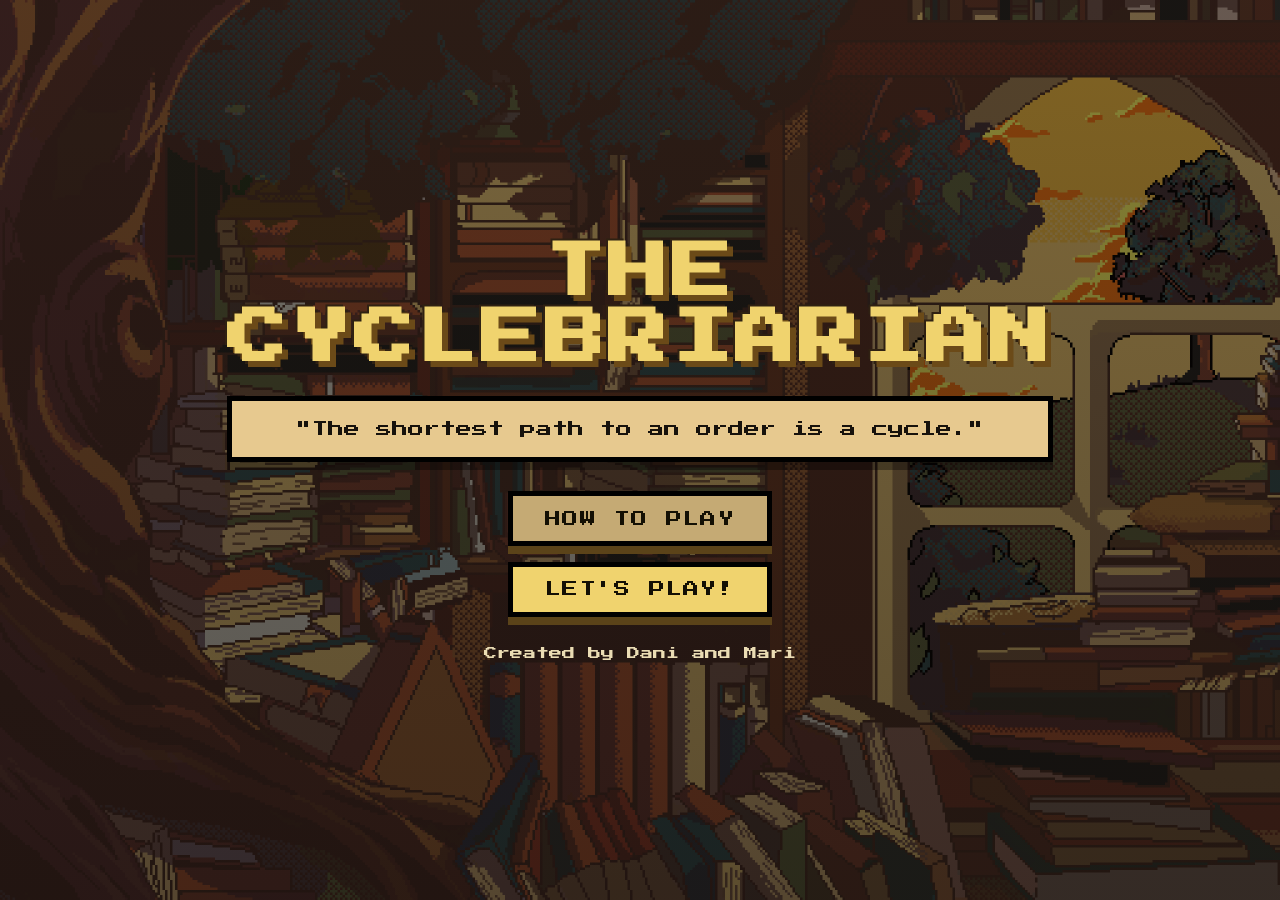
<file: index.html>
<!doctype html>
<html lang="en">
  <head>
    <meta charset="UTF-8" />
    <meta name="viewport" content="width=device-width, initial-scale=1.0" />
    <title>THE CYCLEBRIARIAN</title>
    <link rel="preconnect" href="https://fonts.googleapis.com" />
    <link rel="preconnect" href="https://fonts.gstatic.com" crossorigin />
    <link
      href="https://fonts.googleapis.com/css2?family=Press+Start+2P&display=swap"
      rel="stylesheet"
    />
    <link rel="stylesheet" href="css/styles.css" />
    <link rel="stylesheet" href="css/modal.css" />
  </head>
  <body>
    <main class="landing" aria-label="Game landing page">
      <section class="hero">
        <h1 class="title">THE<br />CYCLEBRIARIAN</h1>
        <p class="tagline">"The shortest path to an order is a cycle."</p>
        <div class="btn-container">
          <button class="cta" id="instructions-btn" type="button">
            HOW TO PLAY
          </button>
          <button class="cta" id="play-btn" type="button">LET'S PLAY!</button>
        </div>
        <p class="hint">Created by Dani and Mari</p>
      </section>
    </main>

    <div id="modal-root"></div>

    <script type="module" src="js/modal.js"></script>
    <script>
      document.getElementById('play-btn').addEventListener('click', () => {
        window.location.href = 'game/game-lvl-1.html';
      });
    </script>
  </body>
</html>
</file>
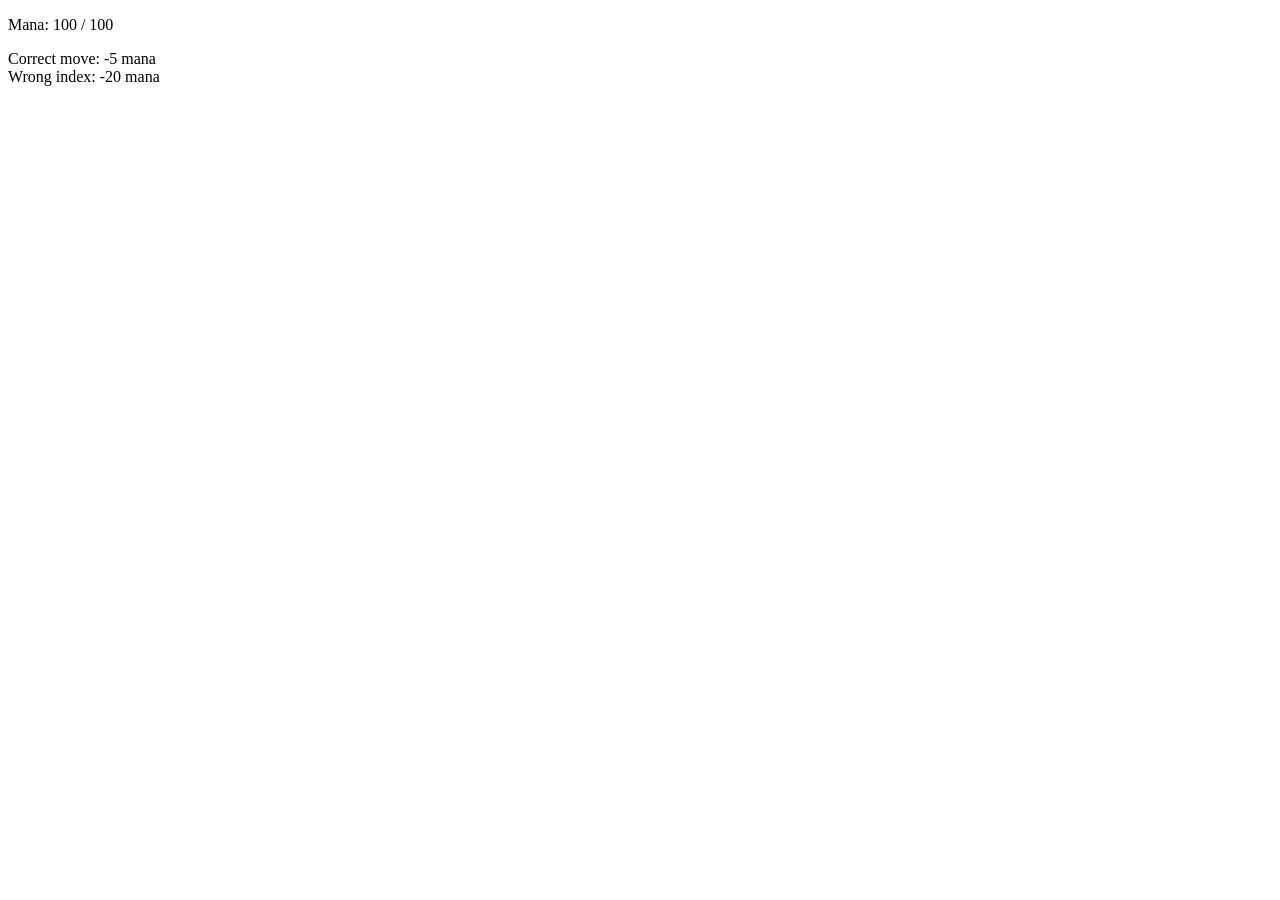
<file: components/mana.html>
<!doctype html>
<div class="mana-panel">
  <div class="mana-title" aria-hidden="true"></div>
  <div class="mana-track">
    <div id="mana-fill" class="mana-fill"></div>
  </div>
  <p id="mana-label" class="mana-label">Mana: 100 / 100</p>
  <p class="mana-costs">Correct move: -5 mana<br />Wrong index: -20 mana</p>
</div>
</file>
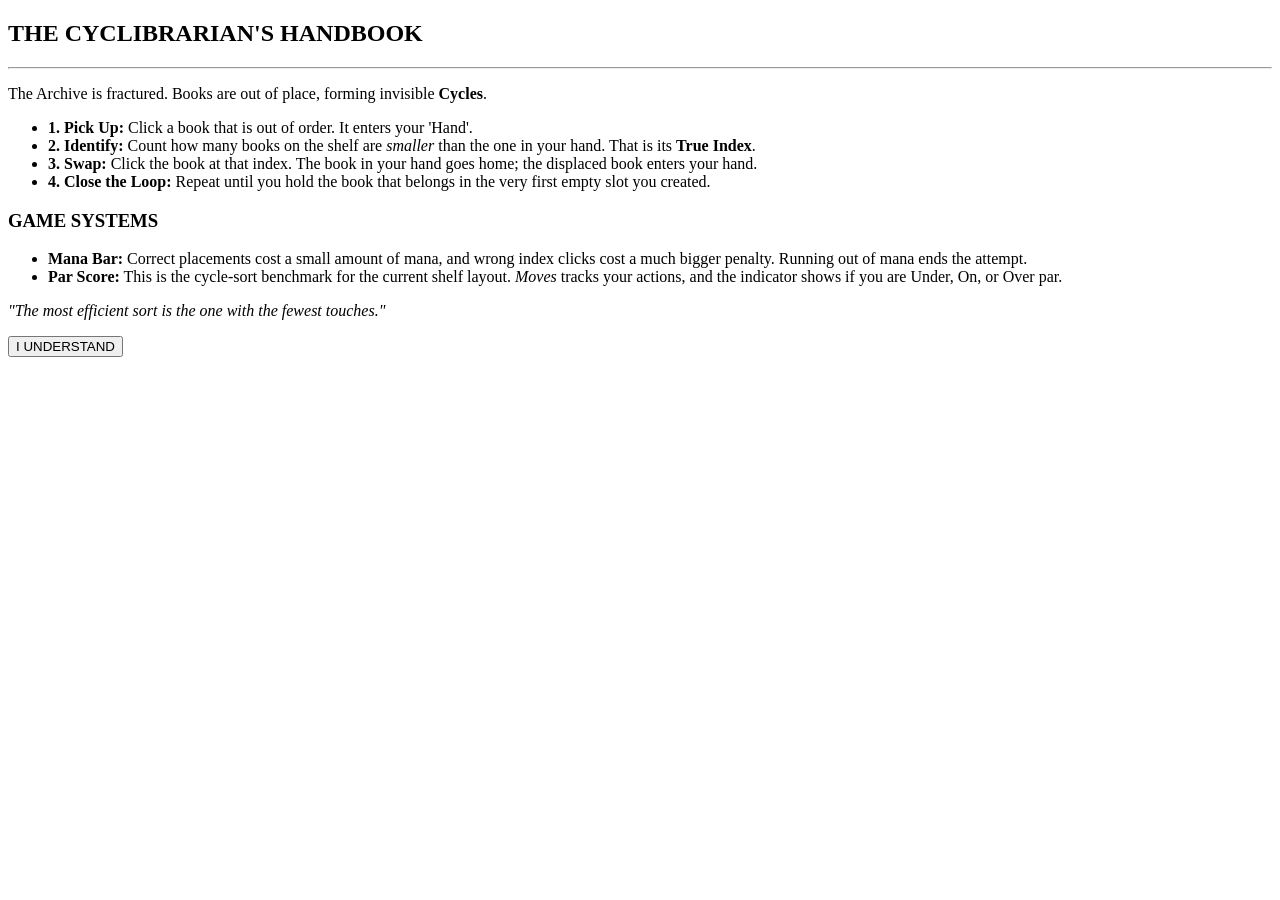
<file: components/modal.html>
<!doctype html>
<html lang="en">
  <body>
    <div id="modal-overlay" class="hidden" aria-hidden="true">
      <div
        class="modal-content"
        role="dialog"
        aria-modal="true"
        aria-labelledby="modal-title"
      >
        <h2 id="modal-title">THE CYCLIBRARIAN'S HANDBOOK</h2>
        <hr />
        <section class="story">
          <p>
            The Archive is fractured. Books are out of place, forming invisible
            <strong>Cycles</strong>.
          </p>
        </section>

        <section class="instructions">
          <ul>
            <li>
              <strong>1. Pick Up:</strong> Click a book that is out of order. It
              enters your 'Hand'.
            </li>
            <li>
              <strong>2. Identify:</strong> Count how many books on the shelf
              are <em>smaller</em> than the one in your hand. That is its
              <strong>True Index</strong>.
            </li>
            <li>
              <strong>3. Swap:</strong> Click the book at that index. The book
              in your hand goes home; the displaced book enters your hand.
            </li>
            <li>
              <strong>4. Close the Loop:</strong> Repeat until you hold the book
              that belongs in the very first empty slot you created.
            </li>
          </ul>
        </section>

        <section class="instructions">
          <h3>GAME SYSTEMS</h3>
          <ul>
            <li>
              <strong>Mana Bar:</strong> Correct placements cost a small amount
              of <span class="handbook-good">mana</span>, and wrong index clicks
              cost a much bigger <span class="handbook-bad">penalty</span>.
              Running out of <span class="handbook-bad">mana</span> ends the
              attempt.
            </li>
            <li>
              <strong>Par Score:</strong> This is the cycle-sort benchmark for
              the current shelf layout. <em>Moves</em> tracks your actions, and
              the indicator shows if you are
              <span class="handbook-under">Under</span>,
              <span class="handbook-on">On</span>, or
              <span class="handbook-over">Over</span> par.
            </li>
          </ul>
        </section>

        <p class="pro-tip">
          <em>"The most efficient sort is the one with the fewest touches."</em>
        </p>
        <button id="close-modal" type="button">I UNDERSTAND</button>
      </div>
    </div>
  </body>
</html>
</file>
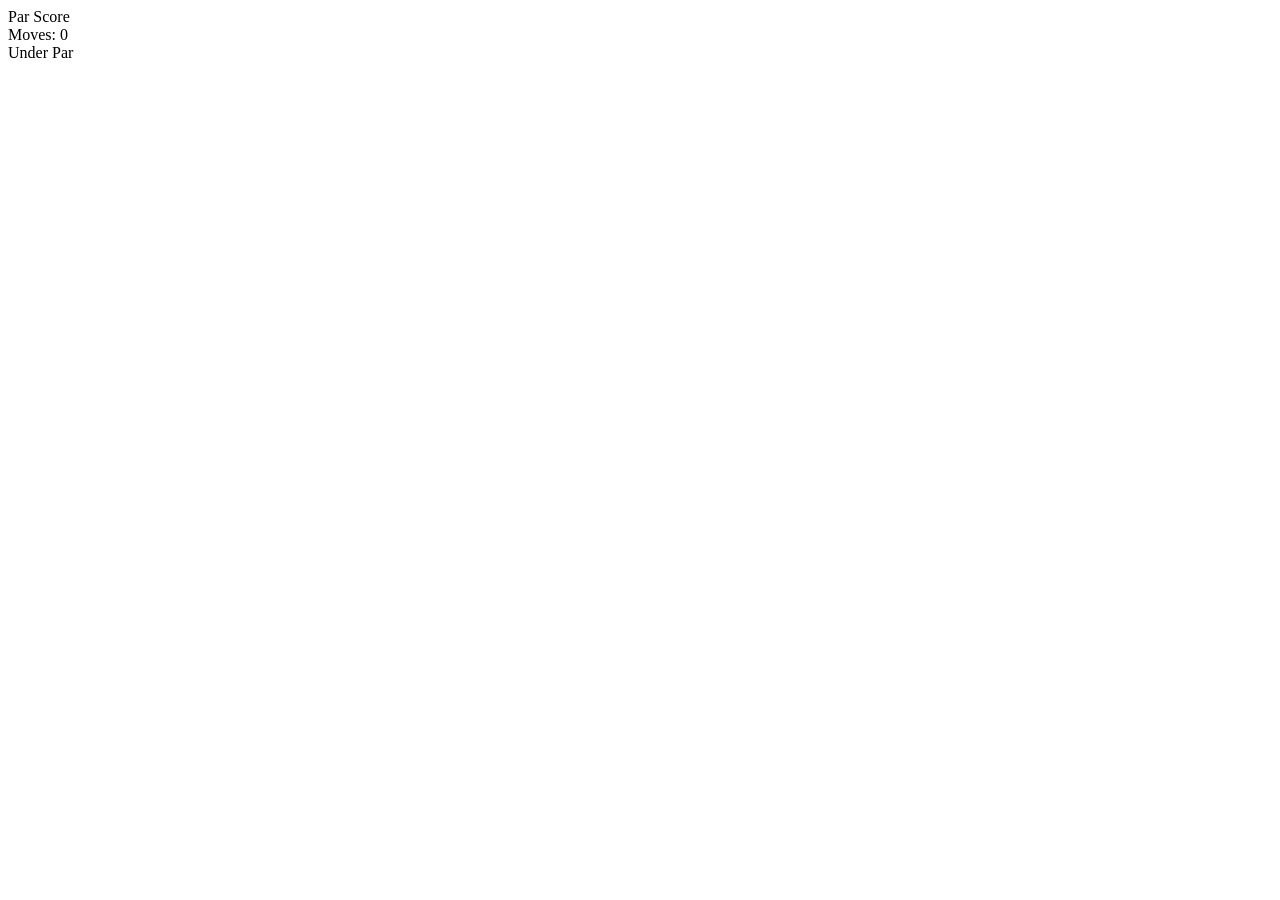
<file: components/par-score.html>
<!doctype html>
<div class="par-score">
  <div class="score-display">
    <div class="score-label">Par Score</div>
    <div class="score-par" id="score-par"></div>
    <div class="score-moves">Moves: <span id="move-display">0</span></div>
    <div class="score-status under" id="par-indicator">Under Par</div>
  </div>
</div>
</file>
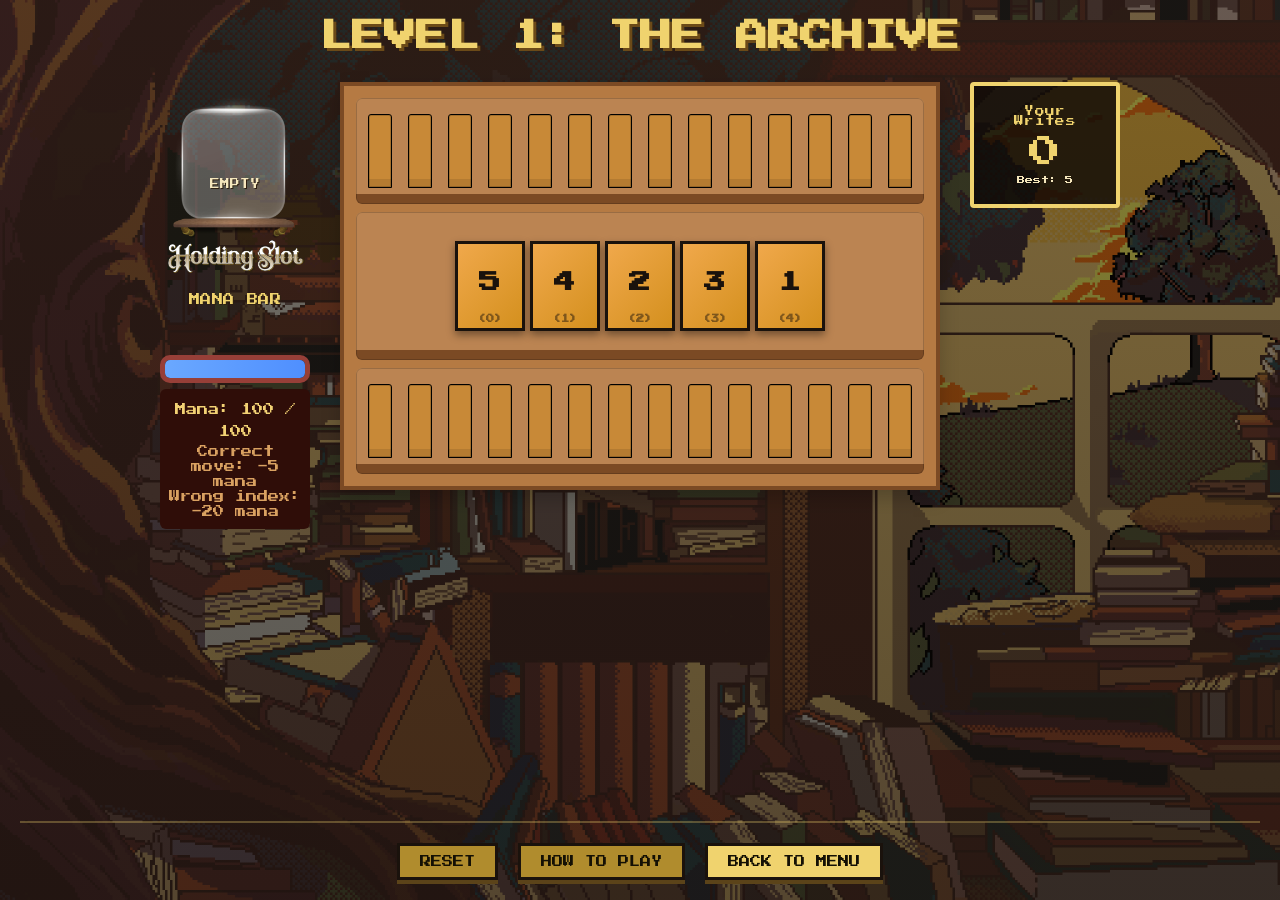
<file: game/game-lvl-1.html>
<!doctype html>
<html lang="en">
  <head>
    <meta charset="UTF-8" />
    <meta name="viewport" content="width=device-width, initial-scale=1.0" />
    <title>THE CYCLEBRIARIAN - Level 1</title>
    <link rel="preconnect" href="https://fonts.googleapis.com" />
    <link rel="preconnect" href="https://fonts.gstatic.com" crossorigin />
    <link
      href="https://fonts.googleapis.com/css2?family=Press+Start+2P&display=swap"
      rel="stylesheet"
    />
    <link rel="stylesheet" href="../css/styles.css" />
    <link rel="stylesheet" href="../css/game.css" />
    <link rel="stylesheet" href="../css/mana.css" />
  </head>
  <body>
    <main>
      <div class="game-container">
        <div class="game-header">
          <h1 class="game-title">LEVEL 1: THE ARCHIVE</h1>
        </div>

        <div class="game-main">
          <!-- Left: Holding Slot -->
          <div class="sidebar">
            <div class="sidebar-label"></div>
            <div id="holding-slot" class="holding-slot empty"></div>
            <div class="sidebar-label" style="margin-top: 20px">Mana Bar</div>
            <div class="mana-panel">
              <div class="mana-track">
                <div id="mana-fill" class="mana-fill"></div>
              </div>
              <p id="mana-label" class="mana-label">Mana: 100 / 100</p>
              <p class="mana-costs">
                Correct move: -5 mana<br />Wrong index: -20 mana
              </p>
            </div>
          </div>

          <!-- Center: Shelf -->
          <div class="shelf-area">
            <game-shelf class="shelf-container">
              <div id="books-display" class="books-display"></div>
            </game-shelf>
            <div id="final-score" class="final-score hidden">
              Final Score: ⭐⭐⭐
            </div>
          </div>

          <!-- Right: Total Writes -->
          <div class="write-score">
            <div class="score-display">
              <div class="score-label">Your Writes</div>
              <div class="score-value" id="score-display">0</div>
              <div class="score-write" id="score-write">Best: 4</div>
            </div>
          </div>
        </div>

        <div class="game-footer">
          <button class="btn-game secondary" id="reset-btn">Reset</button>
          <button class="btn-game secondary" id="hint-btn">How To Play</button>
          <button class="btn-game hidden" id="next-level-btn">
            Next Level
          </button>
          <button class="btn-game" id="home-btn">Back to Menu</button>
        </div>
      </div>

      <div id="feedback" class="feedback"></div>
    
    </main>
    <script type="module" src="../js/game/game-lvl-1.js"></script>
  </body>
</html>
</file>
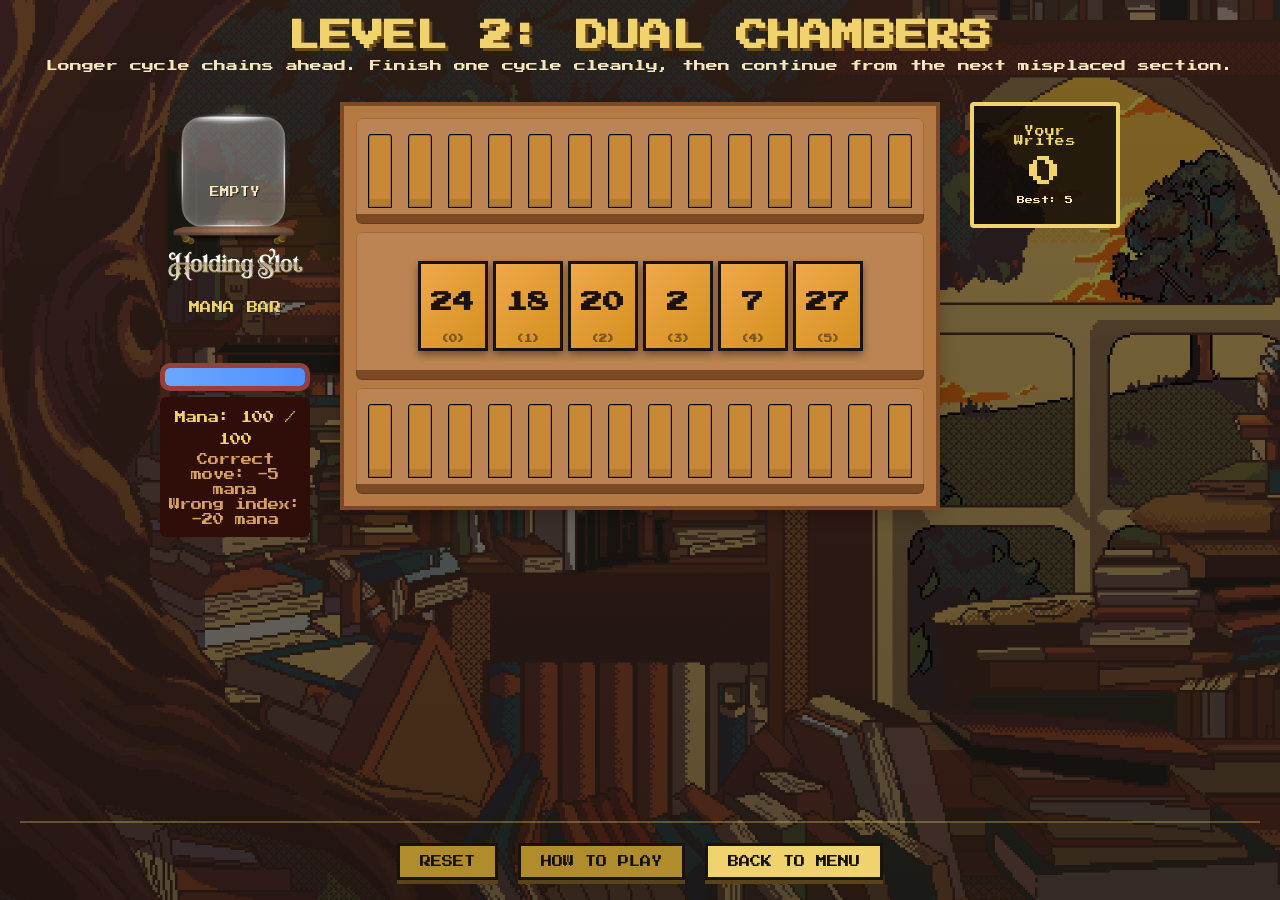
<file: game/game-lvl-2.html>
<!doctype html>
<html lang="en">
  <head>
    <meta charset="UTF-8" />
    <meta name="viewport" content="width=device-width, initial-scale=1.0" />
    <title>THE CYCLEBRIARIAN - Level 2</title>
    <link rel="preconnect" href="https://fonts.googleapis.com" />
    <link rel="preconnect" href="https://fonts.gstatic.com" crossorigin />
    <link
      href="https://fonts.googleapis.com/css2?family=Press+Start+2P&display=swap"
      rel="stylesheet"
    />
    <link rel="stylesheet" href="../css/styles.css" />
    <link rel="stylesheet" href="../css/game.css" />
    <link rel="stylesheet" href="../css/mana.css" />
  </head>
  <body>
    <main>
      <div class="game-container">
        <div class="game-header">
          <h1 class="game-title">LEVEL 2: DUAL CHAMBERS</h1>
          <p class="level-info">
            Longer cycle chains ahead. Finish one cycle cleanly, then continue
            from the next misplaced section.
          </p>
        </div>

        <div class="game-main">
          <div class="sidebar">
            <div id="holding-slot" class="holding-slot empty"></div>
            <div class="sidebar-label" style="margin-top: 20px">Mana Bar</div>
            <div class="mana-panel">
              <div class="mana-track">
                <div id="mana-fill" class="mana-fill"></div>
              </div>
              <p id="mana-label" class="mana-label">Mana: 100 / 100</p>
              <p class="mana-costs">
                Correct move: -5 mana<br />Wrong index: -20 mana
              </p>
            </div>
          </div>

          <div class="shelf-area">
            <game-shelf class="shelf-container">
              <div id="books-display" class="books-display"></div>
            </game-shelf>
            <div id="final-score" class="final-score hidden">
              Final Score: ⭐⭐⭐
            </div>
          </div>

          <div class="write-score">
            <div class="score-display">
              <div class="score-label">Your Writes</div>
              <div class="score-value" id="score-display">0</div>
              <div class="score-write" id="score-write">Best: 4</div>
            </div>
          </div>
        </div>

        <div class="game-footer">
          <button class="btn-game secondary" id="reset-btn">Reset</button>
          <button class="btn-game secondary" id="hint-btn">How To Play</button>
          <button class="btn-game hidden" id="next-level-btn">
            Next Level
          </button>
          <button class="btn-game" id="home-btn">Back to Menu</button>
        </div>
      </div>
      <div id="feedback" class="feedback"></div>
    </main>
    <script type="module" src="../js/game/game-lvl-2.js"></script>
  </body>
</html>
</file>
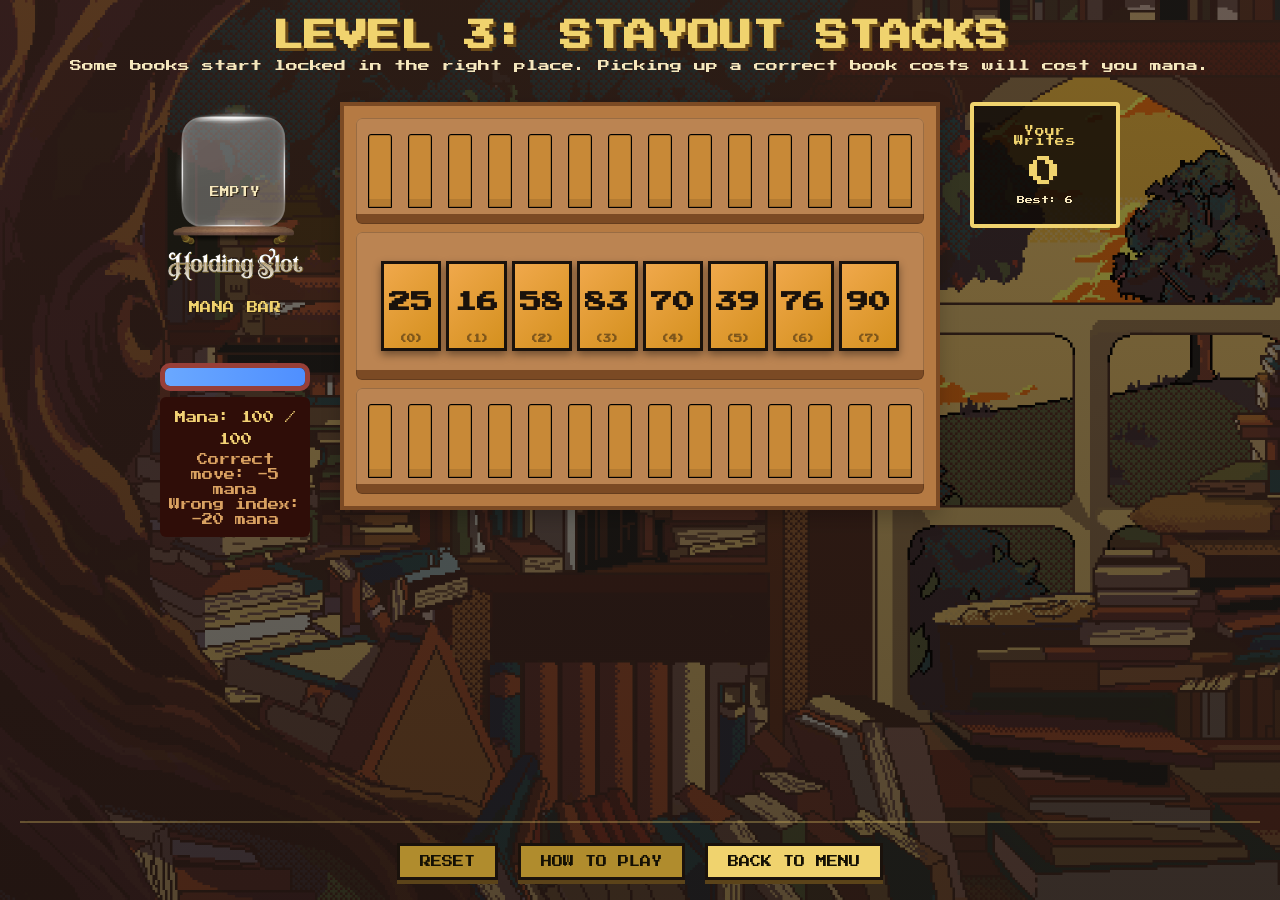
<file: game/game-lvl-3.html>
<!doctype html>
<html lang="en">
  <head>
    <meta charset="UTF-8" />
    <meta name="viewport" content="width=device-width, initial-scale=1.0" />
    <title>THE CYCLEBRIARIAN - Level 3</title>
    <link rel="preconnect" href="https://fonts.googleapis.com" />
    <link rel="preconnect" href="https://fonts.gstatic.com" crossorigin />
    <link
      href="https://fonts.googleapis.com/css2?family=Press+Start+2P&display=swap"
      rel="stylesheet"
    />
    <link rel="stylesheet" href="../css/styles.css" />
    <link rel="stylesheet" href="../css/game.css" />
    <link rel="stylesheet" href="../css/mana.css" />
  </head>
  <body>
    <main>
      <div class="game-container">
        <div class="game-header">
          <h1 class="game-title">LEVEL 3: STAYOUT STACKS</h1>
          <p class="level-info">
            Some books start locked in the right place. Picking up a correct
            book costs will cost you mana.
          </p>
        </div>

        <div class="game-main">
          <div class="sidebar">
            <div id="holding-slot" class="holding-slot empty"></div>
            <div class="sidebar-label" style="margin-top: 20px">Mana Bar</div>
            <div class="mana-panel">
              <div class="mana-track">
                <div id="mana-fill" class="mana-fill"></div>
              </div>
              <p id="mana-label" class="mana-label">Mana: 100 / 100</p>
              <p class="mana-costs">
                Correct move: -5 mana<br />Wrong index: -20 mana
              </p>
            </div>
          </div>

          <div class="shelf-area">
            <game-shelf class="shelf-container">
              <div id="books-display" class="books-display"></div>
            </game-shelf>
            <div id="final-score" class="final-score hidden">
              Final Score: ⭐⭐⭐
            </div>
          </div>

          <div class="write-score">
            <div class="score-display">
              <div class="score-label">Your Writes</div>
              <div class="score-value" id="score-display">0</div>
              <div class="score-write" id="score-write">Best: 0</div>
            </div>
          </div>
        </div>

        <div class="game-footer">
          <button class="btn-game secondary" id="reset-btn">Reset</button>
          <button class="btn-game secondary" id="hint-btn">How To Play</button>
          <button class="btn-game hidden" id="next-level-btn">Next Level</button>
          <button class="btn-game" id="home-btn">Back to Menu</button>
        </div>
      </div>
      <div id="feedback" class="feedback"></div>
    </main>
    <script type="module" src="../js/game/game-lvl-3.js"></script>
  </body>
</html>
</file>
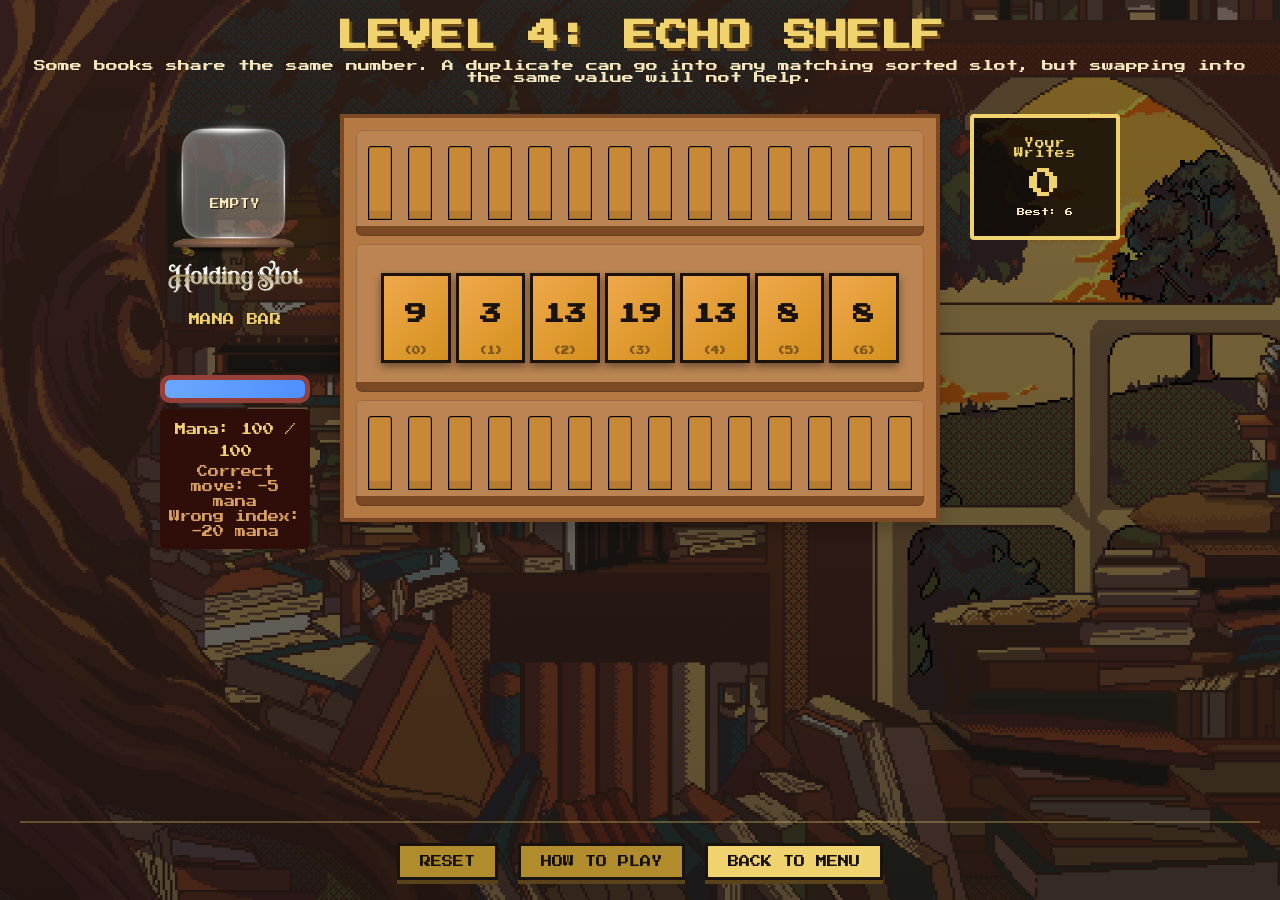
<file: game/game-lvl-4.html>
<!doctype html>
<html lang="en">
  <head>
    <meta charset="UTF-8" />
    <meta name="viewport" content="width=device-width, initial-scale=1.0" />
    <title>THE CYCLEBRIARIAN - Level 4</title>
    <link rel="preconnect" href="https://fonts.googleapis.com" />
    <link rel="preconnect" href="https://fonts.gstatic.com" crossorigin />
    <link
      href="https://fonts.googleapis.com/css2?family=Press+Start+2P&display=swap"
      rel="stylesheet"
    />
    <link rel="stylesheet" href="../css/styles.css" />
    <link rel="stylesheet" href="../css/game.css" />
    <link rel="stylesheet" href="../css/mana.css" />
  </head>
  <body>
    <main>
      <div class="game-container">
        <div class="game-header">
          <h1 class="game-title">LEVEL 4: ECHO SHELF</h1>
          <p class="level-info">
            Some books share the same number. A duplicate can go into any
            matching sorted slot, but swapping into the same value will not help.
          </p>
        </div>

        <div class="game-main">
          <div class="sidebar">
            <div id="holding-slot" class="holding-slot empty"></div>
            <div class="sidebar-label" style="margin-top: 20px">Mana Bar</div>
            <div class="mana-panel">
              <div class="mana-track">
                <div id="mana-fill" class="mana-fill"></div>
              </div>
              <p id="mana-label" class="mana-label">Mana: 100 / 100</p>
              <p class="mana-costs">
                Correct move: -5 mana<br />Wrong index: -20 mana
              </p>
            </div>
          </div>

          <div class="shelf-area">
            <game-shelf class="shelf-container">
              <div id="books-display" class="books-display"></div>
            </game-shelf>
            <div id="final-score" class="final-score hidden">
              Final Score: ⭐⭐⭐
            </div>
          </div>

          <div class="write-score">
            <div class="score-display">
              <div class="score-label">Your Writes</div>
              <div class="score-value" id="score-display">0</div>
              <div class="score-write" id="score-write">Best: 0</div>
            </div>
          </div>
        </div>

        <div class="game-footer">
          <button class="btn-game secondary" id="reset-btn">Reset</button>
          <button class="btn-game secondary" id="hint-btn">How To Play</button>
          <button class="btn-game hidden" id="next-level-btn">Finish</button>
          <button class="btn-game" id="home-btn">Back to Menu</button>
        </div>
      </div>
      <div id="feedback" class="feedback"></div>
    </main>
    <script type="module" src="../js/game/game-lvl-4.js"></script>
  </body>
</html>
</file>
<file: css/styles.css>
:root {
  --ink: #17120c;
  --gold: #f0d36e;
  --gold-dark: #b08c2d;
  --paper: #e7c98f;
  --paper-deep: #c8a365;
}

* {
  box-sizing: border-box;
  margin: 0;
  padding: 0;
}

.hidden {
  display: none !important;
}

html,
body {
  min-height: 100%;
}

body {
  font-family: "Press Start 2P", monospace;
  background: #1f1410;
  color: var(--gold);
  align-items: center;
}

.landing {
  position: relative;
  min-height: 100vh;
  display: grid;
  place-items: center;
  padding: 20px;
  background-image:
    linear-gradient(rgba(12, 8, 6, 0.48), rgba(12, 8, 6, 0.62)),
    url("../assets/library-bg.png");
  background-size: cover;
  background-position: center;
  background-repeat: no-repeat;
  align-items: center;
  text-align: center;
  justify-content: center;
}

.hero {
  width: min(920px, 100%);
  text-align: center;
}

.title {
  font-size: 60px;
  line-height: 1.1;
  letter-spacing: 0.06em;
  text-transform: uppercase;
  color: var(--gold);
  text-shadow:
    6px 6px 0 #6b4a18,
    3px 3px 0 #2f2112,
    -2px -2px 0 #2f2112;
  margin-bottom: 1.5rem;
  text-align: center;
  align-self: center;
  justify-self: center;
}

.tagline {
  width: min(860px, 100%);
  margin-inline: auto;
  margin-bottom: 1.8rem;
  background: var(--paper);
  color: var(--ink);
  border: 5px solid #000;
  padding: 1rem 1rem;
  font-size: clamp(0.50rem, 1.9vw, 1rem);
  line-height: 1.5;
  box-shadow: 0 8px 0 rgba(0, 0, 0, 0.35);
}

.btn-container {
  display: flex;
  flex-direction: column;
  justify-content: center;
  gap: 1rem;
}

.cta {
  appearance: none;
  border: 5px solid #000;
  background: var(--gold);
  width: min(px, 100%);
  margin-inline: auto;
  color: #141004;
  font-family: inherit;
  text-transform: uppercase;
  font-size: clamp(0.70rem, 2.2vw, 1rem);
  padding: 0.9rem 2rem;
  letter-spacing: 0.08em;
  cursor: pointer;
  box-shadow: 0 8px 0 #5b4319;
  transition:
    transform 110ms ease,
    box-shadow 110ms ease,
    background 110ms ease;
}

#instructions-btn {
  background: #c5aa74;
}

.cta:hover {
  background: #e7cf75;
}

.cta:active {
  transform: translateY(4px);
  box-shadow: 0 4px 0 #5b4319;
}

.hint {
  margin-top: 30px;
  font-size: clamp(0.52rem, 1.3vw, 0.82rem);
  color: #f5e7bd;
  opacity: 0.95;
}

@media (max-width: 640px) {
  .landing {
    padding: 16px;
    background-position: 62% center;
  }

  .tagline {
    border-width: 4px;
    padding: 0.85rem 0.8rem;
  }

  .cta {
    width: 100%;
  }
}
</file>
<file: css/modal.css>
.hidden {
  display: none !important;
}

#modal-overlay {
  position: fixed;
  inset: 0;
  display: grid;
  place-items: center;
  padding: 20px;
  background: rgba(15, 10, 7, 0.82);
  backdrop-filter: blur(4px);
  z-index: 20;
}

.modal-content {
  width: min(700px, 100%);
  max-height: min(88vh, 860px);
  overflow: auto;
  padding: 28px 24px;
  background: linear-gradient(180deg, #f0d8a7 0%, #dcb264 100%);
  color: #1a120c;
  border: 6px solid #1a120c;
  box-shadow: 0 18px 0 rgba(0, 0, 0, 0.45);
  text-align: left;
}

.modal-content h2 {
  font-size: clamp(1rem, 2.8vw, 1.4rem);
  line-height: 1.4;
  text-align: center;
  margin-bottom: 16px;
}

.modal-content hr {
  border: 0;
  border-top: 4px solid #1a120c;
  margin-bottom: 18px;
}

.story,
.instructions,
.pro-tip {
  margin-bottom: 18px;
  font-size: clamp(0.62rem, 1.55vw, 0.7rem);
  line-height: 1.8;
}

.instructions ul {
  list-style: none;
}

.instructions h3 {
  margin-bottom: 10px;
  font-size: clamp(0.62rem, 1.6vw, 0.74rem);
  letter-spacing: 0.06em;
}

.instructions li + li {
  margin-top: 12px;
}

.modal-content strong,
.modal-content em {
  color: #7c4d10;
}

.handbook-good {
  color: #2f7a3f;
  text-shadow: 0 0 6px rgba(79, 194, 106, 0.28);
}

.handbook-bad {
  color: #a62f2f;
  text-shadow: 0 0 6px rgba(235, 91, 91, 0.28);
}

.handbook-under {
  color: #2f7a3f;
  text-shadow: 0 0 6px rgba(79, 194, 106, 0.28);
}

.handbook-on {
  color: #8a6116;
  text-shadow: 0 0 6px rgba(231, 194, 96, 0.28);
}

.handbook-over {
  color: #a34b20;
  text-shadow: 0 0 6px rgba(238, 134, 80, 0.28);
}

#close-modal {
  appearance: none;
  display: block;
  width: 100%;
  border: 4px solid #1a120c;
  background: #1a120c;
  color: #f0d8a7;
  font-family: inherit;
  font-size: 0.72rem;
  letter-spacing: 0.08em;
  text-transform: uppercase;
  padding: 14px 16px;
  cursor: pointer;
  box-shadow: 0 8px 0 rgba(0, 0, 0, 0.28);
  transition:
    transform 110ms ease,
    box-shadow 110ms ease,
    background 110ms ease;
}

#close-modal:hover {
  background: #2a1c13;
}

#close-modal:active {
  transform: translateY(4px);
  box-shadow: 0 4px 0 rgba(0, 0, 0, 0.28);
}

@media (max-width: 640px) {
  .modal-content {
    padding: 22px 18px;
  }
}
</file>
<file: css/game.css>
/* Game Page Styles */

:root {
  --ink: #17120c;
  --gold: #f0d36e;
  --gold-dark: #b08c2d;
  --paper: #e7c98f;
  --paper-deep: #c8a365;
}

body.game-view {
  background: #1f1410;
  color: var(--gold);
  font-family: "Press Start 2P", monospace;
}

.game-container {
  min-height: 100vh;
  display: flex;
  flex-direction: column;
  padding: 20px;
  background-image:
    linear-gradient(rgba(12, 8, 6, 0.48), rgba(12, 8, 6, 0.62)),
    url("../assets/library-bg.png");
  background-size: cover;
  background-position: center;
  background-repeat: no-repeat;
}

.game-header {
  text-align: center;
  margin-bottom: 30px;
}

.game-title {
  font-size: 2rem;
  color: var(--gold);
  text-shadow:
    3px 3px 0 #6b4a18,
    1px 1px 0 #2f2112;
  margin: 0;
  padding: 0;
}

.level-info {
  font-size: 0.75rem;
  color: #f5e7bd;
  margin-top: 8px;
}

.game-main {
  display: flex;
  gap: 30px;
  justify-content: center;
  align-items: flex-start;
  flex: 1;
  margin-bottom: 30px;
}

/* Left Sidebar - Holding Slot */
.sidebar {
  width: 150px;
  text-align: center;
}

.sidebar-label {
  font-size: 0.7rem;
  color: var(--gold);
  text-transform: uppercase;
  letter-spacing: 0.05em;
  margin-bottom: 12px;
  text-shadow: 1px 1px 0 #2f2112;
}

.holding-slot {
  background-image: url("../assets/holding-slot.png");
  background-position: center;
  background-repeat: no-repeat;
  background-size: contain;
  width: 150px;
  min-height: 180px;
  padding: 30px 20px;
  display: flex;
  align-items: center;
  justify-content: center;
  margin: 0 auto 20px;
  color: var(--gold-dark);
  text-shadow: 3px 2px 0 #2f2112;
  font-size: 1.8rem;
}

.holding-slot.empty::after {
  content: "EMPTY";
  color: #f5e7bd;
  font-size: 0.6rem;
  text-shadow: 1px 1px 0 #2f2112;
}

.book-in-hand {
  width: 110px;
  height: 120px;
  background-image: url("../assets/book-holding.png");
  background-size: contain;
  background-position: center;
  background-repeat: no-repeat;
  position: relative;
  display: flex;
  align-items: center;
  justify-content: center;
  margin-bottom: 30px;
}

.book-number {
  position: absolute;
  top: 40%;
  left: 50%;
  transform: translate(-50%, -50%);
  font-weight: bolder;
  color: #fafafa;
  text-shadow:
    3px 3px 0 #6b4a18,
    1px 1px 0 #2f2112;
  font-size: 3rem;
  pointer-events: none;
  font-family: Georgia, "Times New Roman", Times, serif;
}

/* Center - Shelf */
.shelf-area {
  flex: 1;
  max-width: 600px;
}

.shelf-container {
  position: relative;
  display: block;
  width: 100%;
  min-height: 240px;
}

.final-score {
  margin-top: 18px;
  text-align: center;
  font-size: 0.75rem;
  color: #f5e7bd;
  text-shadow: 1px 1px 0 #2f2112;
}

.final-score.hidden {
  display: none;
}

.books-display {
  width: 100%;
  height: 100%;
  display: flex;
  align-items: center;
  justify-content: center;
  gap: clamp(8px, 1.8vw, 15px);
  padding: clamp(10px, 2vw, 18px) clamp(12px, 2.2vw, 20px);
  box-sizing: border-box;
}

.book {
  width: clamp(48px, 7vw, 70px);
  height: clamp(64px, 9vw, 90px);
  background: linear-gradient(135deg, #f0a84b 0%, #d4901e 100%);
  border: 3px solid #1a120c;
  display: flex;
  flex-direction: column;
  align-items: center;
  justify-content: space-between;
  font-weight: bold;
  color: #1a120c;
  font-size: clamp(1rem, 1.7vw, 1.8rem);
  cursor: pointer;
  transition:
    transform 100ms ease,
    box-shadow 100ms ease;
  box-shadow: 0 4px 8px rgba(0, 0, 0, 0.4);
  margin: -5px;
  padding: 8px 4px 5px;
  box-sizing: border-box;
  line-height: 1;
}

.book-value {
  flex: 1;
  display: flex;
  align-items: center;
  justify-content: center;
}

.book-index {
  font-size: 0.52rem;
  color: rgba(26, 18, 12, 0.492);
}

.book:hover {
  transform: translateY(-5px);
  box-shadow: 0 6px 12px rgba(0, 0, 0, 0.6);
}

.book.selected {
  border-color: #00ff00;
  box-shadow: 0 0 12px #00ff00;
}

.book.placeholder {
  background: rgba(240, 211, 110, 0.3);
  border-style: dashed;
  color: rgba(26, 18, 12, 0.5);
}

/* Right Sidebar - Total Writes */
.write-score {
  width: 150px;
  text-align: center;
}

.score-display {
  background: rgba(15, 10, 7, 0.8);
  border: 4px solid var(--gold);
  padding: 20px;
  border-radius: 4px;
}

.score-label {
  font-size: 0.6rem;
  color: var(--gold);
  letter-spacing: 0.05em;
  margin-bottom: 10px;
}

.score-value {
  font-size: 2rem;
  color: var(--gold);
  text-shadow: 1px 1px 0 #2f2112;
}

.score-write {
  font-size: 0.5rem;
  color: #f5e7bd;
  margin-top: 8px;
}

/* Game Footer */
.game-footer {
  display: flex;
  justify-content: center;
  gap: 20px;
  padding-top: 20px;
  border-top: 2px solid rgba(240, 211, 110, 0.3);
}

.btn-game {
  appearance: none;
  border: 3px solid #1a120c;
  background: var(--gold);
  color: #141004;
  font-family: inherit;
  font-size: 0.7rem;
  text-transform: uppercase;
  padding: 10px 20px;
  cursor: pointer;
  box-shadow: 0 4px 0 #5b4319;
  transition:
    transform 100ms ease,
    box-shadow 100ms ease;
}

.btn-game:hover {
  background: #f8df84;
}

.btn-game:active {
  transform: translateY(2px);
  box-shadow: 0 2px 0 #5b4319;
}

.btn-game.secondary {
  background: #b08c2d;
}

.btn-game.secondary:hover {
  background: #c9a33d;
}

.btn-game.hidden {
  display: none;
}

/* Feedback Messages */
.feedback {
  position: fixed;
  top: 25%;
  left: 50%;
  transform: translate(-50%, -50%);
  background: rgba(26, 18, 12, 0.95);
  border: 3px solid var(--gold);
  color: var(--gold);
  padding: 30px 40px;
  text-align: center;
  font-size: 0.9rem;
  border-radius: 4px;
  z-index: 100;
  display: none;
}

.feedback.show {
  display: block;
}

.feedback.success {
  border-color: #00ff00;
  color: #00ff00;
}

.feedback.error {
  border-color: #ff4444;
  color: #ff4444;
}

@media (max-width: 1024px) {
  .game-main {
    flex-direction: column;
    gap: 20px;
  }

  .sidebar {
    width: 100%;
    max-width: 200px;
    margin: 0 auto;
  }

  .shelf-area {
    max-width: 100%;
  }
}

@media (max-width: 640px) {
  .game-container {
    padding: 12px;
  }

  .game-title {
    font-size: 1.3rem;
  }

  .book {
    width: 50px;
    height: 70px;
    font-size: 1.2rem;
  }

  .book-index {
    font-size: 0.48rem;
  }

  .books-display {
    gap: 10px;
    padding: 30px 10px;
  }
}
</file>
<file: css/mana.css>
.mana-panel {
  width: var(--sidebar-panel-width);
  margin-top: 50px;
  margin-left: auto;
  margin-right: auto;
}

.mana-title {
  width: 80%;
  height: 44px;
  background-image: url("../assets/mana-bar-text.png");
  background-size: 100% auto;
  background-repeat: no-repeat;
  background-position: top center;
  text-align: center;
  justify-self: center;
}

.mana-track {
  position: relative;
  width: 100%;
  height: 28px;
  margin-top: 1px;
  border-radius: 10px;
  border: 5px solid #973f38;
  background: hsl(0, 0%, 0%);
  overflow: hidden;
}

.mana-fill {
  position: absolute;
  left: 0;
  top: 0;
  height: 100%;
  width: 100%;
  transform-origin: left center;
  background: linear-gradient(90deg, #6aa8ff 0%, #4f8fff 100%);
  /* border-radius: px; */
  transition:
    width 220ms ease,
    filter 220ms ease;
}

.mana-fill.low {
  background: linear-gradient(90deg, #f7bf5f 0%, #e8943f 100%);
}

.mana-fill.critical {
  background: linear-gradient(90deg, #ff7c62 0%, #f14d4d 100%);
  animation: mana-pulse 700ms ease-in-out infinite alternate;
}

.mana-label {
  margin-top: 6px;
  padding: 10px 8px 0;
  border-radius: 6px 6px 0 0;
  background: #2f0d08;
  font-size: 0.7rem;
  line-height: 2;
  color: #f2d174;
  text-align: center;
}

.mana-costs {
  margin-top: 0;
  padding: 0 8px 10px;
  border-radius: 0 0 6px 6px;
  background: #2f0d08;
  font-size: 0.7rem;
  color: #d9a161;
  line-height: 1.35;
  text-align: center;
}

@keyframes mana-pulse {
  from {
    filter: drop-shadow(0 0 0 rgba(255, 110, 72, 0));
  }
  to {
    filter: drop-shadow(0 0 6px rgba(255, 110, 72, 0.75));
  }
}
</file>
